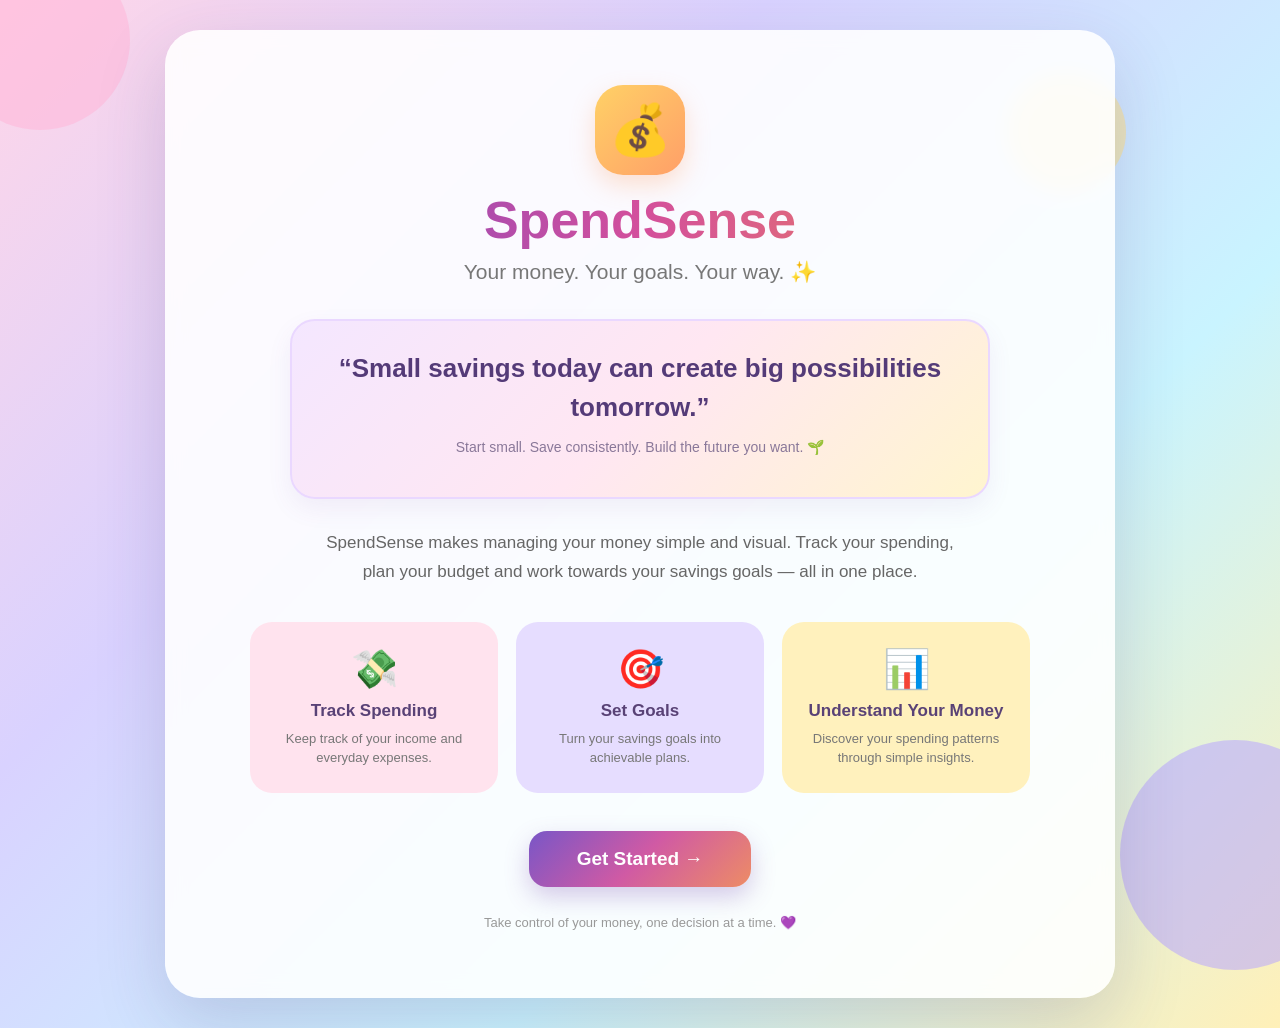
<file: index.html>
<!DOCTYPE html>
<html lang="en">

<head>

    <meta charset="UTF-8">

    <meta
        name="viewport"
        content="width=device-width, initial-scale=1.0"
    >

    <title>SpendSense - Personal Finance</title>


    <style>

        * {
            box-sizing: border-box;
        }


        body {

            margin: 0;

            min-height: 100vh;

            font-family: Arial, sans-serif;

            background:
                linear-gradient(
                    135deg,
                    #ffd6e8,
                    #d9d2ff,
                    #c9f4ff,
                    #fff0b8
                );

            display: flex;

            justify-content: center;

            align-items: center;

            padding: 30px;

            overflow-x: hidden;

        }


        /* Decorative circles */

        .circle {

            position: fixed;

            border-radius: 50%;

            z-index: 0;

            opacity: 0.55;

        }


        .circle-one {

            width: 180px;

            height: 180px;

            background: #ffb6d9;

            top: -50px;

            left: -50px;

        }


        .circle-two {

            width: 230px;

            height: 230px;

            background: #b9a7ff;

            right: -70px;

            bottom: -70px;

        }


        .circle-three {

            width: 120px;

            height: 120px;

            background: #ffe28a;

            right: 12%;

            top: 8%;

        }


        .intro-container {

            position: relative;

            z-index: 1;

            width: 100%;

            max-width: 950px;

            background: rgba(255, 255, 255, 0.88);

            border-radius: 35px;

            padding: 55px 45px;

            text-align: center;

            box-shadow:
                0 25px 70px rgba(72, 48, 110, 0.18);

            backdrop-filter: blur(10px);

        }


        .logo {

            width: 90px;

            height: 90px;

            margin: 0 auto 15px;

            display: flex;

            align-items: center;

            justify-content: center;

            background:
                linear-gradient(
                    135deg,
                    #ffd166,
                    #ff9f68
                );

            border-radius: 28px;

            font-size: 50px;

            box-shadow:
                0 10px 25px rgba(255, 159, 104, 0.3);

        }


        h1 {

            margin: 0;

            font-size: 52px;

            background:
                linear-gradient(
                    90deg,
                    #7048c8,
                    #d34f9c,
                    #ef8c4f
                );

            -webkit-background-clip: text;

            -webkit-text-fill-color: transparent;

        }


        .tagline {

            font-size: 21px;

            color: #777;

            margin-top: 10px;

            margin-bottom: 35px;

        }


        .quote-box {

            max-width: 700px;

            margin: 0 auto 30px;

            padding: 28px;

            background:
                linear-gradient(
                    135deg,
                    #f4e7ff,
                    #ffe7f2,
                    #fff5cf
                );

            border-radius: 25px;

            border: 2px solid #ead8ff;

            box-shadow:
                0 10px 25px rgba(120, 80, 160, 0.08);

        }


        .quote {

            font-size: 26px;

            line-height: 1.5;

            color: #543b78;

            font-weight: bold;

            margin: 0;

        }


        .quote-small {

            margin-top: 12px;

            color: #8a7899;

            font-size: 14px;

        }


        .description {

            max-width: 650px;

            margin: 0 auto 35px;

            color: #666;

            font-size: 17px;

            line-height: 1.7;

        }


        /* Feature cards */

        .features {

            display: grid;

            grid-template-columns:
                repeat(3, 1fr);

            gap: 18px;

            max-width: 780px;

            margin: 0 auto 38px;

        }


        .feature {

            padding: 25px 15px;

            border-radius: 22px;

            transition: 0.25s;

        }


        .feature:hover {

            transform: translateY(-6px);

        }


        .feature:nth-child(1) {

            background: #ffe3ee;

        }


        .feature:nth-child(2) {

            background: #e6ddff;

        }


        .feature:nth-child(3) {

            background: #fff1bd;

        }


        .feature-icon {

            font-size: 38px;

            margin-bottom: 10px;

        }


        .feature h3 {

            margin: 5px 0 8px;

            color: #594276;

            font-size: 17px;

        }


        .feature p {

            margin: 0;

            color: #777;

            font-size: 13px;

            line-height: 1.5;

        }


        /* Button */

        .get-started {

            border: none;

            padding: 17px 48px;

            border-radius: 18px;

            background:
                linear-gradient(
                    135deg,
                    #7956c7,
                    #d05aa4,
                    #ed8c65
                );

            color: white;

            font-size: 19px;

            font-weight: bold;

            cursor: pointer;

            box-shadow:
                0 10px 25px rgba(125, 83, 180, 0.3);

            transition: 0.25s;

        }


        .get-started:hover {

            transform: translateY(-4px) scale(1.03);

            box-shadow:
                0 15px 30px rgba(125, 83, 180, 0.35);

        }


        .footer-text {

            margin-top: 28px;

            color: #999;

            font-size: 13px;

        }
        /* Smooth entrance animation */

.intro-container {
    animation: introAppear 0.8s ease-out;
}

.logo {
    animation: logoPop 0.9s ease-out;
}

@keyframes introAppear {

    from {
        opacity: 0;
        transform: translateY(25px);
    }

    to {
        opacity: 1;
        transform: translateY(0);
    }

}

@keyframes logoPop {

    0% {
        opacity: 0;
        transform: scale(0.6) rotate(-10deg);
    }

    70% {
        transform: scale(1.08) rotate(3deg);
    }

    100% {
        opacity: 1;
        transform: scale(1) rotate(0);
    }

}


        @media (max-width: 650px) {

            body {

                padding: 15px;

            }


            .intro-container {

                padding: 40px 20px;

                border-radius: 28px;

            }


            h1 {

                font-size: 40px;

            }


            .tagline {

                font-size: 18px;

            }


            .quote {

                font-size: 21px;

            }


            .features {

                grid-template-columns: 1fr;

            }

        }

    </style>

</head>


<body>


    <!-- Decorative background -->

    <div class="circle circle-one"></div>

    <div class="circle circle-two"></div>

    <div class="circle circle-three"></div>


    <div class="intro-container">


        <div class="logo">
            💰
        </div>


        <h1>
            SpendSense
        </h1>


        <p class="tagline">
            Your money. Your goals. Your way. ✨
        </p>


        <div class="quote-box">

            <p class="quote">
                “Small savings today can create
                big possibilities tomorrow.”
            </p>

            <p class="quote-small">
                Start small. Save consistently.
                Build the future you want. 🌱
            </p>

        </div>


        <p class="description">

            SpendSense makes managing your money
            simple and visual. Track your spending,
            plan your budget and work towards your
            savings goals — all in one place.

        </p>


        <div class="features">


            <div class="feature">

                <div class="feature-icon">
                    💸
                </div>

                <h3>
                    Track Spending
                </h3>

                <p>
                    Keep track of your income
                    and everyday expenses.
                </p>

            </div>


            <div class="feature">

                <div class="feature-icon">
                    🎯
                </div>

                <h3>
                    Set Goals
                </h3>

                <p>
                    Turn your savings goals
                    into achievable plans.
                </p>

            </div>


            <div class="feature">

                <div class="feature-icon">
                    📊
                </div>

                <h3>
                    Understand Your Money
                </h3>

                <p>
                    Discover your spending patterns
                    through simple insights.
                </p>

            </div>


        </div>


        <button
            class="get-started"
            onclick="window.location.href='dashboard.html'"
        >

            Get Started →
            
        </button>


        <p class="footer-text">

            Take control of your money,
            one decision at a time. 💜

        </p>


    </div>


</body>

</html>
</file>
